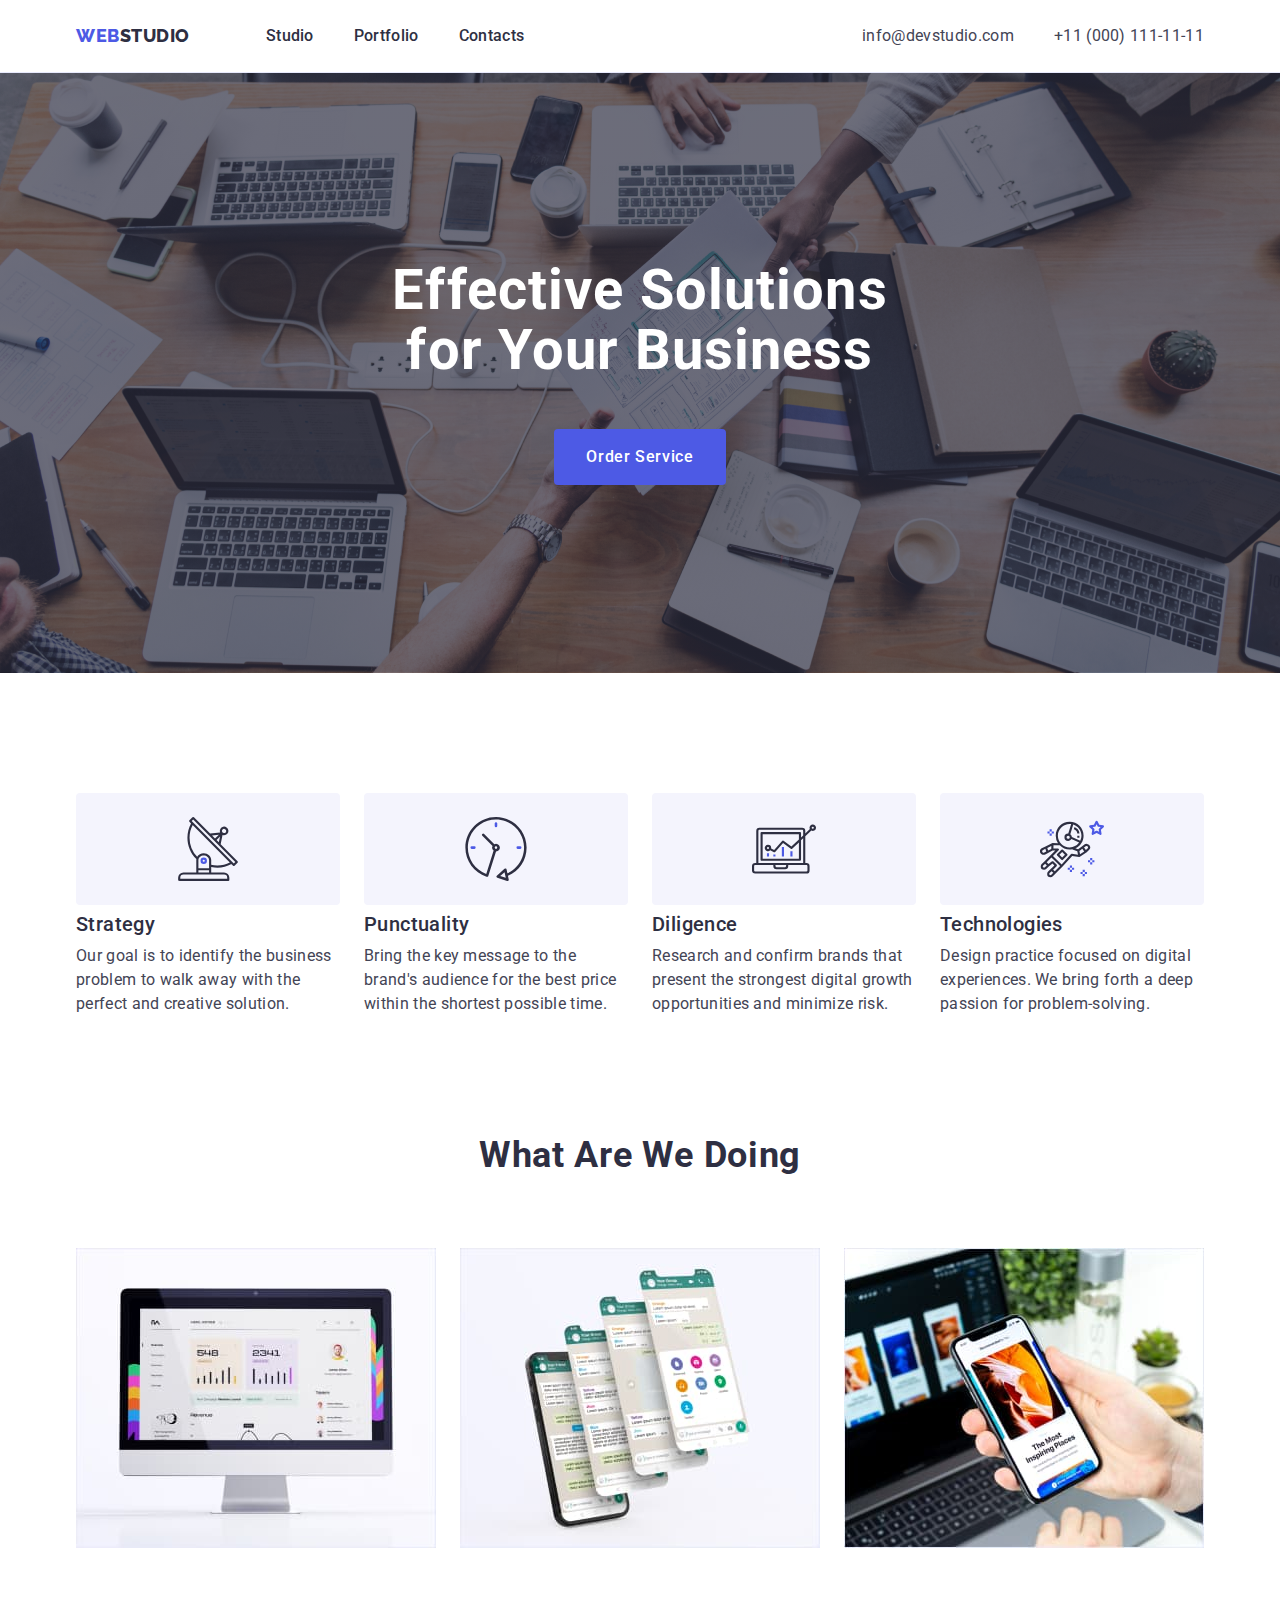
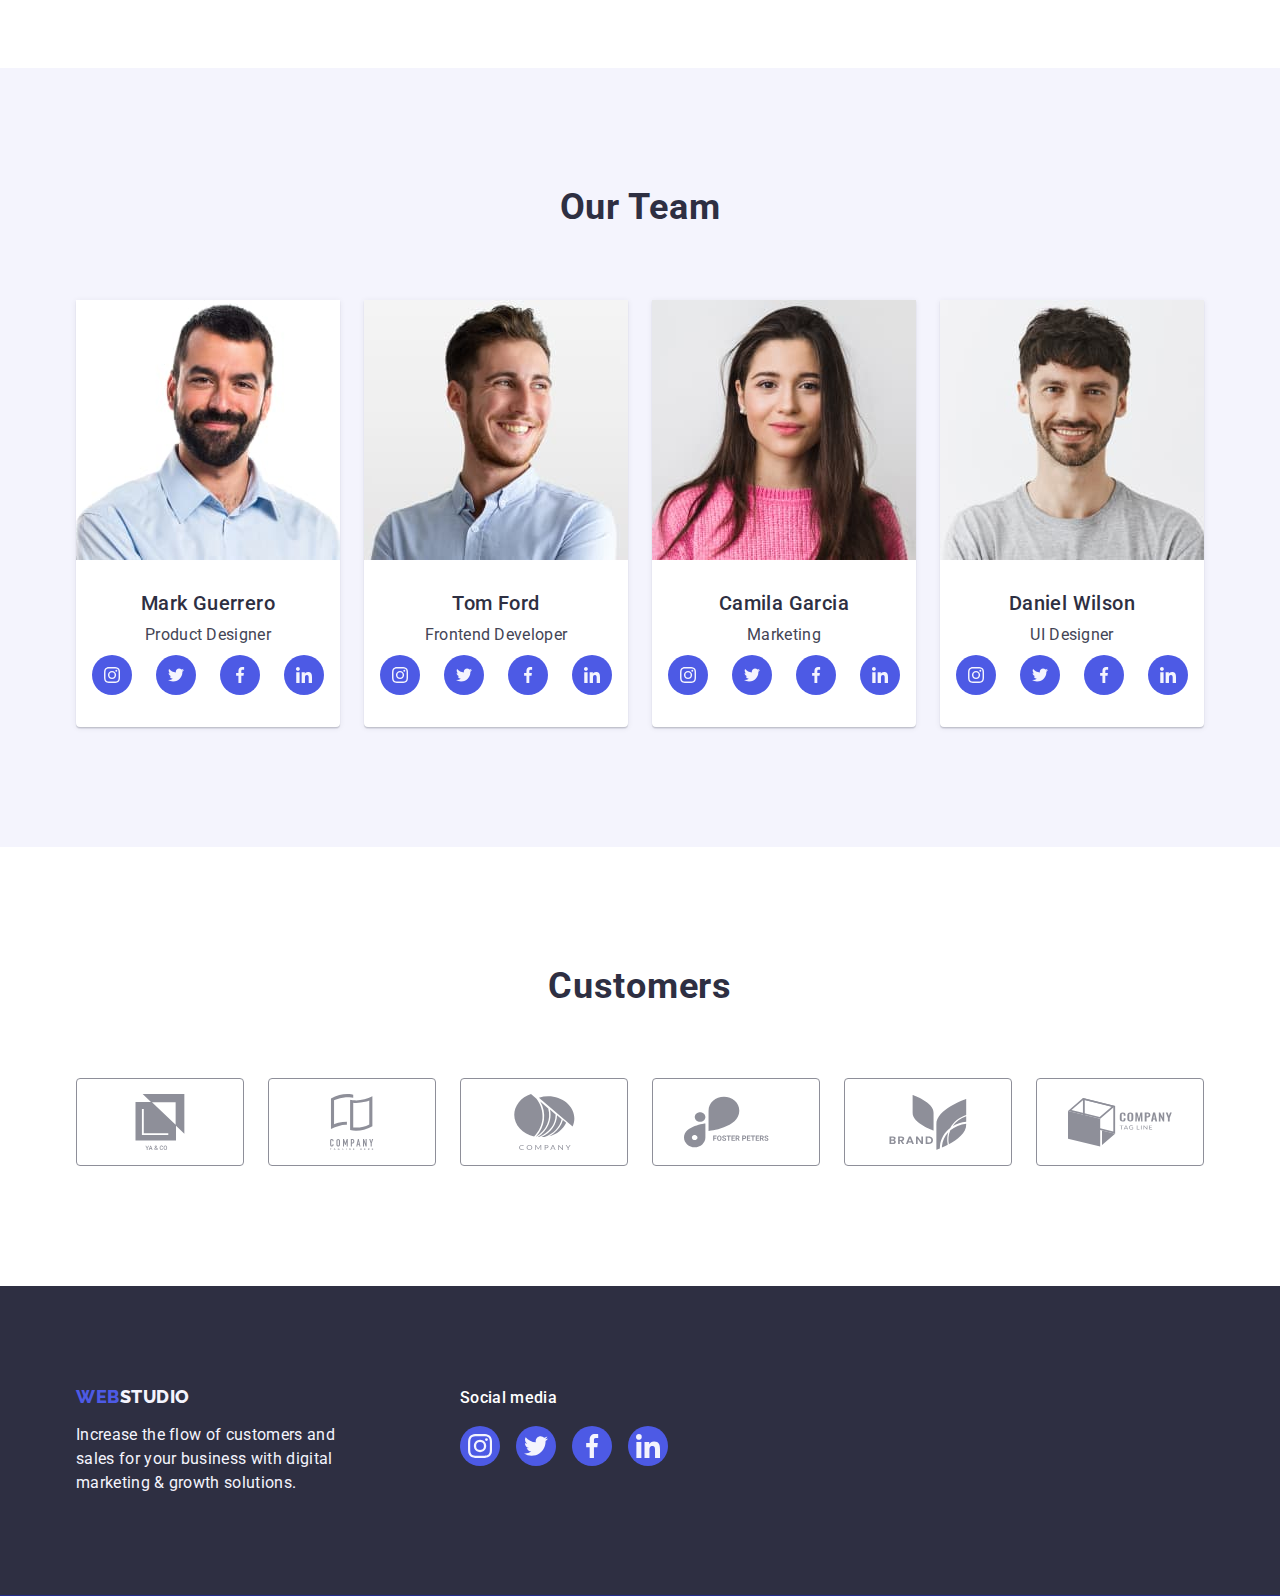
<file: index.html>
<!DOCTYPE html>
<html lang="en">
<head>
    <meta charset="UTF-8">
    <meta http-equiv="X-UA-Compatible" content="IE=edge">
    <meta name="viewport" content="width=device-width, initial-scale=1.0">
    <title>Homework #2</title>
    <link rel="preconnect" href="https://fonts.googleapis.com">
    <link rel="preconnect" href="https://fonts.gstatic.com" crossorigin>
    <link href="https://fonts.googleapis.com/css2?family=Montserrat:wght@700&family=Raleway:wght@800&family=Roboto:wght@400;500;700;900&display=swap" rel="stylesheet">
    <link rel="stylesheet" href="https://cdnjs.cloudflare.com/ajax/libs/modern-normalize/1.1.0/modern-normalize.min.css">
    <link rel="stylesheet" href="./css/styles.css">
    <link rel="stylesheet" type="text/css" href="./css/styles.css">
    
</head>


<body class="body">
  
    <header class="page-header">
      <div class="page-header-container container">
        <nav class="page-navigation">
          <a class="page-header-logo link" href="./index.html">Web<span class="span">Studio</span></a>
          
          <ul class="header-menu list">
            <li ><a class="header-menu-list link" href="./index.html">Studio</a></li>
            <li ><a class="header-menu-list link" href="./portfolio.html">Portfolio</a></li>
            <li ><a class="header-menu-list link" href="" >Contacts</a></li>
          </ul>
          </nav>
          <address class="adress">
            <ul class="adress-header list">
              <li><a class="adress-contact-mail link" href="mailto:info@devstudio.com">info@devstudio.com</a></li>
              <li><a class="adress-contact-mail link" href="tel:+110001111111">+11 (000) 111-11-11</a></li>
            </ul>
          </address>
      </div>
    </header>
    
    
 

    <main class="main-page">
      <section class="first-section section">
        <div class="container">
              <h1 class="main-header">Effective Solutions
              for Your Business</h1>
              <button class="modal-open-btn" type="button">
                Order Service
              </button>   
            </div>
      </section>
<!-- new -->
  

      <section class="secend-section section">
        <div class="container">
        <h2 class="feateres" hidden>features</h2>
        <ul class="list gap-secend">
          <li class="secent-section-block-first list">
            <div class="new-secend-div">
            <svg class="secend-section-box" aria-label="іконка антенна" width="64" height="64">
              <use  href="./images/icons.svg#icon-antenna"  class="secend-section-icon" ></use>
             </svg>
            </div>
            <h3 class="satellite header-text">Strategy</h3>
            <p class="text-rob">Our goal is to identify the business
              problem to walk away with the perfect and creative solution. </p>
          </li>

          <li class="secent-section-block-first list">
            <div class="new-secend-div">
            <svg class="secend-section-box" aria-label="іконка часи" width="64" height="64" >
              <use  href="./images/icons.svg#icon-clock"  class="secend-section-icon" ></use>
             </svg>
            </div>
             <h3 class="satellite header-text">Punctuality</h3>
            <p class="text-rob">Bring the key message to the brand's audience for the best price within the shortest possible time.</p>
          </li>

          <li class="secent-section-block-first list">
            <div class="new-secend-div">
            <svg class="secend-section-box" aria-label="іконка діаграма" width="64" height="64">
              <use  href="./images/icons.svg#icon-diagram"  class="secend-section-icon" ></use>
             </svg>
            </div>
             <h3 class="header-text">Diligence</h3>
            <p class="text-rob">Research and confirm brands that present the strongest digital growth opportunities and minimize risk.</p>
          </li>

          <li class="secent-section-block-first list">
            <div class="new-secend-div">
            <svg class="secend-section-box" aria-label="іконка астронафт" width="64" height="64">
              <use  href="./images/icons.svg#icon-astronaut"  class="secend-section-icon" ></use>
             </svg>
            </div>
             <h3 class="header-text">Technologies</h3>
            <p class="text-rob">Design practice focused on digital experiences. We bring forth a deep passion for problem-solving.</p>
          </li>
        </ul>
        </div>
      </section>

      <section class="three-section section">
        <div class="container">
        <h2 class="header-section-three">What are we doing</h2>
        <ul class="three-section-page list">
          <li class="list-one">
            <img class="three-section-img-one" src="./images/section1/squoosh/mac.jpg" 
            alt="sites"
            height="300"
            width="360">
          </li>

          <li class="list-one">
            <img class="three-section-img-two" src="./images/section1/squoosh/tel.jpg" 
            alt="applications"
            height="300"
            width="360">
          </li>

          <li class="list-one">
            <img class="three-section-img-three" src="./images/section1/squoosh/laptor.jpg" 
            alt="synchronization"
            height="300"
            width="360">
          </li>
        </ul>
      </div>
      </section>

      <section class="four-section section">
        <div class="container">
        <h2 class="header-section-four">Our Team</h2>
        <ul class="four-section-assembly list">
          <li class="four-section-assembly-list-one">
            <img  src="./images/person/squoosh/mark.jpg"
             alt="Mark Guerrero"
             width="264"
             height="260">
             <div class="container-for-workers">
             <h3 class="header-text header-plus">Mark Guerrero</h3>
             <p class="text-rob text-plus">Product Designer</p>
             <ul class="social-list list">
              <li class="social-list-item">
                <a href="" class="social-list-link">
                  <svg class="social-list-icon" aria-label="іконка інстаграмм" width="16" height="16">
                   <use href="./images/icons.svg#icon-instagram"></use>
                  </svg>
                </a>
              </li>
              <li class="social-list-item">
                <a href="" class="social-list-link">
                  <svg class="social-list-icon" aria-label="іконка твітер" width="16" height="16">
                   <use href="./images/icons.svg#icon-twitter"></use>
                  </svg>
                </a>
              </li>
              <li class="social-list-item">
                <a href="" class="social-list-link">
                  <svg class="social-list-icon " aria-label="іконка фейсбук" width="16" height="16">
                   <use href="./images/icons.svg#icon-facebook"></use>
                  </svg>
                </a>
              </li>
              <li class="social-list-item">
                <a href="" class="social-list-link">
                  <svg class="social-list-icon" aria-label="іконка ін" width="16" height="16">
                   <use href="./images/icons.svg#icon-linkedin"></use>
                  </svg>
                </a>
              </li>
             </ul>
             </div>
          </li>
          <li class="four-section-assembly-list-one">
            <img  src="./images/person/squoosh/tom.jpg" 
            alt="Tom Ford"
            width="264"
             height="260">
             <div class="container-for-workers">
            <h3 class="header-text header-plus">Tom Ford</h3>
            <p class="text-rob text-plus">Frontend Developer</p>
            <ul class="social-list list">
              <li class="social-list-item">
                <a href="" class="social-list-link">
                  <svg class="social-list-icon" aria-label="іконка інстаграмм" width="16" height="16">
                   <use href="./images/icons.svg#icon-instagram"></use>
                  </svg>
                </a>
              </li>
              <li class="social-list-item">
                <a href="" class="social-list-link">
                  <svg class="social-list-icon" aria-label="іконка твітер" width="16" height="16">
                   <use href="./images/icons.svg#icon-twitter"></use>
                  </svg>
                </a>
              </li>
              <li class="social-list-item">
                <a href="" class="social-list-link">
                  <svg class="social-list-icon " aria-label="іконка фейсбук" width="16" height="16">
                   <use href="./images/icons.svg#icon-facebook"></use>
                  </svg>
                </a>
              </li>
              <li class="social-list-item">
                <a href="" class="social-list-link">
                  <svg class="social-list-icon" aria-label="іконка ін" width="16" height="16">
                   <use href="./images/icons.svg#icon-linkedin"></use>
                  </svg>
                </a>
              </li>
             </ul>
          </div>
            </li>
          <li class="four-section-assembly-list-one" >
            <img src="./images/person/squoosh/camila.jpg" 
            alt="Camila Garcia"
            width="264"
             height="260">
             <div class="container-for-workers">
            <h3 class="header-text header-plus">Camila Garcia</h3>
            <p class="text-rob text-plus">Marketing</p>
            <ul class="social-list list">
              <li class="social-list-item">
                <a href="" class="social-list-link">
                  <svg class="social-list-icon" aria-label="іконка інстаграмм" width="16" height="16">
                   <use href="./images/icons.svg#icon-instagram"></use>
                  </svg>
                </a>
              </li>
              <li class="social-list-item">
                <a href="" class="social-list-link">
                  <svg class="social-list-icon" aria-label="іконка твітер" width="16" height="16">
                   <use href="./images/icons.svg#icon-twitter"></use>
                  </svg>
                </a>
              </li>
              <li class="social-list-item">
                <a href="" class="social-list-link">
                  <svg class="social-list-icon " aria-label="іконка фейсбук" width="16" height="16">
                   <use href="./images/icons.svg#icon-facebook"></use>
                  </svg>
                </a>
              </li>
              <li class="social-list-item">
                <a href="" class="social-list-link">
                  <svg class="social-list-icon" aria-label="іконка ін" width="16" height="16">
                   <use href="./images/icons.svg#icon-linkedin"></use>
                  </svg>
                </a>
              </li>
             </ul>
          </div>
          </li>
          <li class="four-section-assembly-list-one">
            <img src="./images/person/squoosh/daniel.jpg"
             alt="Daniel Wilson"
             width="264"
             height="260">
             <div class="container-for-workers">
             <h3 class="header-text header-plus">Daniel Wilson</h3>
             <p class="text-rob text-plus">UI Designer</p>
             <ul class="social-list list">
              <li class="social-list-item">
                <a href="" class="social-list-link">
                  <svg class="social-list-icon" aria-label="іконка інстаграмм" width="16" height="16">
                   <use href="./images/icons.svg#icon-instagram"></use>
                  </svg>
                </a>
              </li>
              <li class="social-list-item">
                <a href="" class="social-list-link">
                  <svg class="social-list-icon" aria-label="іконка твітер" width="16" height="16">
                   <use href="./images/icons.svg#icon-twitter"></use>
                  </svg>
                </a>
              </li>
              <li class="social-list-item">
                <a href="" class="social-list-link">
                  <svg class="social-list-icon " aria-label="іконка фейсбук" width="16" height="16">
                   <use href="./images/icons.svg#icon-facebook"></use>
                  </svg>
                </a>
              </li>
              <li class="social-list-item">
                <a href="" class="social-list-link">
                  <svg class="social-list-icon" aria-label="іконка ін" width="16" height="16">
                   <use href="./images/icons.svg#icon-linkedin"></use>
                  </svg>
                </a>
              </li>
             </ul>
            </div>
          </li>
        </ul>
      </div>
      </section>

      <section class="work-four-secend">
        <div class="container">
          <h2 class="customers">Customers</h2>
        <ul class="list customers-list">
          <li class="customers-link-item">
            <a class="customers-link-ic" href="" >
              <svg class="social-list-ic" aria-label="іконка ін" width="104" height="56">
                <use href="./images/icons.svg#icon-logo1"></use>
               </svg>
            </a>
          </li>
          <li class="customers-link-item">
            <a class="customers-link-ic" href="" >
              <svg class="social-list-ic" aria-label="іконка ін" width="104" height="56">
                <use href="./images/icons.svg#icon-logo2"></use>
               </svg>
            </a>
          </li>
          <li class="customers-link-item">
            <a class="customers-link-ic" href="">
              <svg class="social-list-ic" aria-label="іконка ін" width="104" height="56">
                <use href="./images/icons.svg#icon-logo3"></use>
               </svg>
            </a>
          </li>
          <li class="customers-link-item">
            <a class="customers-link-ic" href="">
              <svg class="social-list-ic" aria-label="іконка ін" width="104" height="56">
                <use href="./images/icons.svg#icon-logo4"></use>
               </svg>
            </a>
          </li>
          <li class="customers-link-item">
            <a class="customers-link-ic" href="" >
              <svg class="social-list-ic" aria-label="іконка ін" width="104" height="56">
                <use href="./images/icons.svg#icon-logo5"></use>
               </svg>
            </a>
          </li>
          <li class="customers-link-item">
            <a  class="customers-link-ic" href="" >
              <svg class="social-list-ic" aria-label="іконка ін" width="104" height="56">
                <use href="./images/icons.svg#icon-logo6"></use>
               </svg>
            </a>
          </li>
        </ul>
      </div>
      </section>      
    </main>

    <footer class="our-footer-end">
      <div class="footer-div container">
        <div class="footer-div-one">
      <a class="our-footer-a link " href="./index.html">Web<span class="our-footer-a-span">Studio</span></a>
      <p class="text-footer">Increase the flow of customers and sales for your business with digital marketing & growth solutions.</p>
    </div>
    <div class="footer-dav-two">
      <p class="p-social-media">Social media</p>
      <ul class="ul-social-media list">
        <li class="li-social-media">
          <a href="" class="a-socail-media">
            <svg  aria-label="іконка ін" width="24" height="24" class="footer-list-icon">
              <use href="./images/icons.svg#icon-instagram"></use>
            </svg>
          </a>
        </li>
        <li class="li-social-media">
          <a href="" class="a-socail-media">
            <svg aria-label="іконка ін" width="24" height="24" class="footer-list-icon">
              <use href="./images/icons.svg#icon-twitter"></use>
            </svg>
          </a>
        </li>
        <li class="li-social-media">
          <a href="" class="a-socail-media">
            <svg aria-label="іконка ін" width="24" height="24" class="footer-list-icon">
              <use href="./images/icons.svg#icon-facebook"></use>
            </svg>
          </a>
        </li>
        <li class="li-social-media">
          <a href="" class="a-socail-media">
            <svg aria-label="іконка ін" width="24" height="24" class="footer-list-icon">
              <use href="./images/icons.svg#icon-linkedin"></use>
            </svg>
          </a>
        </li>
      </ul>
    </div>
    </div>
    </footer>
    
</body>

</html>
</file>
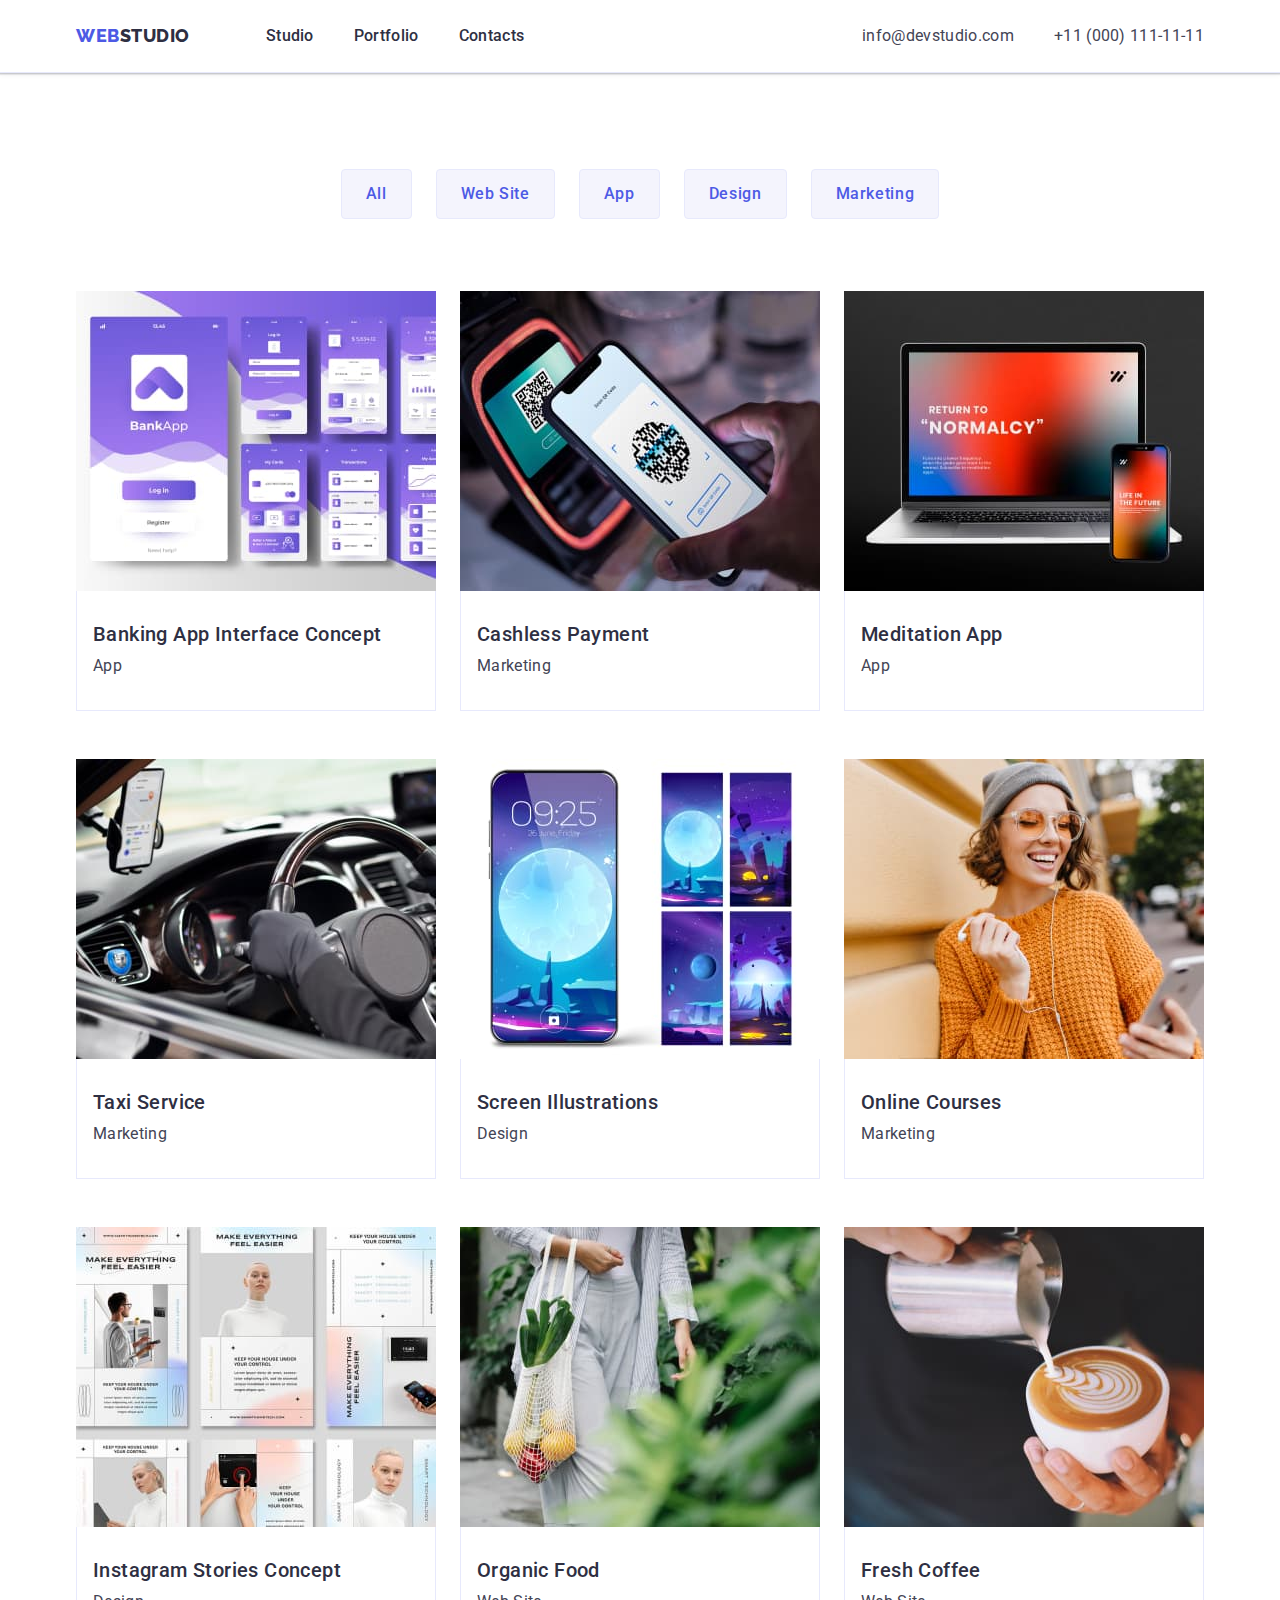
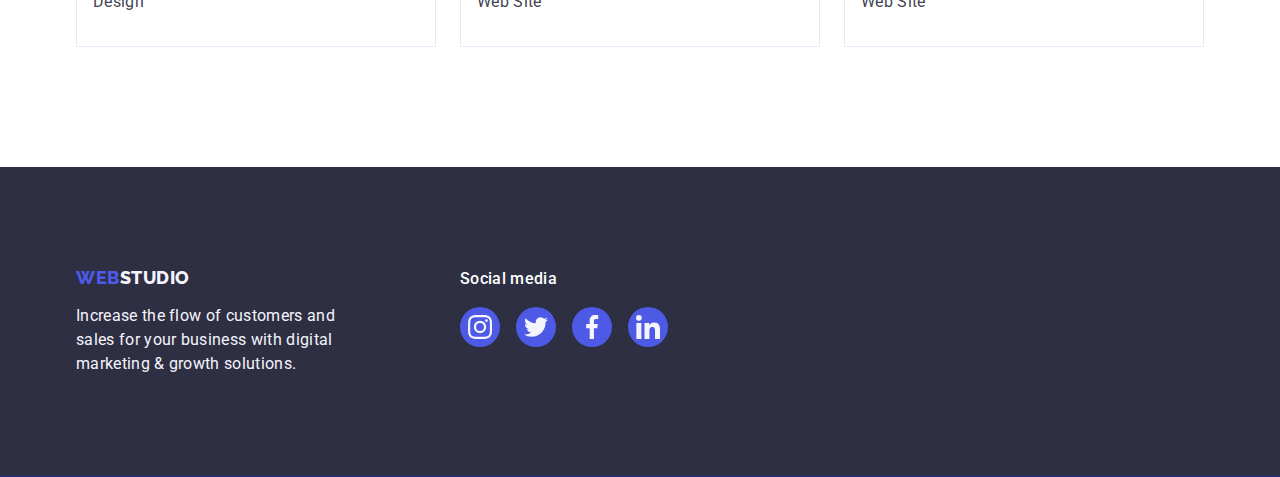
<file: portfolio.html>
<!DOCTYPE html>
<html lang="en">
<head>
    <meta charset="UTF-8">
    <meta http-equiv="X-UA-Compatible" content="IE=edge">
    <meta name="viewport" content="width=device-width, initial-scale=1.0">
    <title>Портфоліо</title>
    <link rel="preconnect" href="https://fonts.googleapis.com">
    <link rel="preconnect" href="https://fonts.gstatic.com" crossorigin>
    <link href="https://fonts.googleapis.com/css2?family=Montserrat:wght@700&family=Raleway:wght@800&family=Roboto:wght@400;500;700;900&display=swap"
 rel="stylesheet">
 <link rel="stylesheet" href="https://cdnjs.cloudflare.com/ajax/libs/modern-normalize/1.1.0/modern-normalize.min.css">
    <link rel="stylesheet" href="./css/styles.css">
</head>


<body class="body">
  <header class="page-header">
    <div class="page-header-container container">
      <nav class="page-navigation">
        <a class="page-header-logo link" href="./index.html">Web<span class="span">Studio</span></a>
        
        <ul class="header-menu list">
          <li ><a class="header-menu-list link" href="./index.html">Studio</a></li>
          <li ><a class="header-menu-list link" href="./portfolio.html">Portfolio</a></li>
          <li ><a class="header-menu-list link" href="" >Contacts</a></li>
        </ul>
        </nav>
        <address class="adress">
          <ul class="adress-header list">
            <li><a class="adress-contact-mail link" href="mailto:info@devstudio.com">info@devstudio.com</a></li>
            <li><a class="adress-contact-mail link" href="tel:+110001111111">+11 (000) 111-11-11</a></li>
          </ul>
        </address>
    </div>
  </header>
  

      <main>
  <!-- 1 -->
      <section class="port-first-section section">
        <div class="container">
        <h1 hidden>fea</h1>
        <ul class="buttons-list list">
            <li><button class="bts-one link shadow-click" type="button">All</button></li>
            <li><button class="bts-one link shadow-click" type="button">Web Site</button></li>
            <li><button class="bts-one link shadow-click" type="button">App</button></li>
            <li><button class="bts-one link shadow-click" type="button">Design</button></li>
            <li><button class="bts-one link shadow-click" type="button">Marketing</button></li>
        </ul>

        <ul class="workers list">
         <li class="workers-li shadow-click">
          <a class="link a-shadow-portfolio" href="#">
            <img src="./images/portfolio/project-card1/squoosh/bankapp.jpg"  alt="bankapp" height="300" width="360">
            <div class="container-works">
            <h2 class="header-text">Banking App Interface Concept</h2>
            <p class="text-rob">App</p></div>
          </a>
          </li>

         <li class="workers-li shadow-click">
            <a class="link a-shadow-portfolio" href="#">
            <img src="./images/portfolio/project-card2/squoosh/qrcode.jpg" alt="qrcode" height="300" width="360">
            <div class="container-works">
           <h2 class="header-text">Cashless Payment</h2>
           <p class="text-rob">Marketing</p></div>
         </a>
         </li>

         <li class="workers-li shadow-click">
            <a class="link a-shadow-portfolio" href="#">
            <img src="./images/portfolio/project-card3/squoosh/lap-tel.jpg" alt="lap-tel" height="300" width="360">
            <div class="container-works">
           <h2 class="header-text">Meditation App</h2>
           <p class="text-rob">App</p></div>
         </a>
         </li>

         <li class="workers-li shadow-click">
            <a class="link a-shadow-portfolio" href="#">
            <img src="./images/portfolio/project-card4/squoosh/drive.jpg" alt="blog" height="300" width="360">
            <div class="container-works">
           <h2 class="header-text">Taxi Service</h2>
           <p class="text-rob">Marketing</p></div>
         </a>
         </li>

         <li class="workers-li shadow-click">
            <a class="link a-shadow-portfolio" href="#">
            <img src="./images/portfolio/project-card5/squoosh/sk.jpg" alt="restaurant" height="300" width="360">
            <div class="container-works">
           <h2 class="header-text">Screen Illustrations</h2>
           <p class="text-rob">Design</p></div>
         </a>
         </li>

         <li class="workers-li shadow-click">
            <a class="link a-shadow-portfolio" href="#">
            <img src="./images/portfolio/project-card6/squoosh/girl.jpg" alt="fitness" height="300" width="360">
            <div class="container-works">
           <h2 class="header-text">Online Courses</h2>
           <p class="text-rob">Marketing</p></div>
         </a>
         </li >
         <li class="workers-li shadow-click">
            <a class="link a-shadow-portfolio" href="#">
            <img src="./images/portfolio/project-card7/squoosh/shab.jpg" alt="shab" height="300" width="360">
            <div class="container-works">
            <h2 class="header-text">Instagram Stories Concept</h2>
            <p class="text-rob">Design</p></div></a>
         </li>
         <li class="workers-li shadow-click">
            <a class="link a-shadow-portfolio" href="#">
            <img src="./images/portfolio/project-card8/squoosh/fee.jpg" alt="fee" height="300" width="360">
            <div class="container-works">
            <h2 class="header-text">Organic Food</h2>
            <p class="text-rob">Web Site</p></div></a>
         </li>
         <li class="workers-li shadow-click">
            <a class="link a-shadow-portfolio" href="#">
           <img src="./images/portfolio/project-card9/squoosh/coffee.jpg" alt="coffee" height="300" width="360">
           <div class="container-works">
            <h2 class="header-text">Fresh Coffee</h2>
            <p class="text-rob">Web Site</p></div></a>
         </li>
      </ul>
     </div>
      </section>
    </main>

  <footer class="our-footer-end">
    <div class="footer-div container">
      <div class="footer-div-one">
        <a class="our-footer-a link " href="./index.html">Web<span class="our-footer-a-span">Studio</span></a>
        <p class="text-footer">Increase the flow of customers and sales for your business with digital marketing & growth
          solutions.</p>
      </div>
      <div class="footer-dav-two">
        <p class="p-social-media">Social media</p>
        <ul class="ul-social-media list">
          <li class="li-social-media">
            <a href="" class="a-socail-media">
              <svg aria-label="іконка ін" width="24" height="24" class="footer-list-icon">
                <use href="./images/icons.svg#icon-instagram"></use>
              </svg>
            </a>
          </li>
          <li class="li-social-media">
            <a href="" class="a-socail-media">
              <svg aria-label="іконка ін" width="24" height="24" class="footer-list-icon">
                <use href="./images/icons.svg#icon-twitter"></use>
              </svg>
            </a>
          </li>
          <li class="li-social-media">
            <a href="" class="a-socail-media">
              <svg aria-label="іконка ін" width="24" height="24" class="footer-list-icon">
                <use href="./images/icons.svg#icon-facebook"></use>
              </svg>
            </a>
          </li>
          <li class="li-social-media">
            <a href="" class="a-socail-media">
              <svg aria-label="іконка ін" width="24" height="24" class="footer-list-icon">
                <use href="./images/icons.svg#icon-linkedin"></use>
              </svg>
            </a>
          </li>
        </ul>
      </div>
    </div>
  </footer>

</body>
</html>
</file>
<file: css/styles.css>
:root {
    --main-font-family: "Roboto", sans-serif;
    --secondary-front-family: "Roleway", sans-serif;
    --primary-text-color: #2E2F42;
    --title-text-color: #434455;
    --primary-bg-color: #FFFFFF;
    --secondary-bg-color: #F4F4FD;
    --accent-color: #4D5AE5;
    --btn-hover-color: #404bbf;}

    h1, h2, h3, h4, h5, h6, p, ul {
        margin: 0;
        padding: 0;
      }
      
    ul, ol {
        margin-top: 0;
        margin-bottom: 0;
        padding-left: 0;}
    
    .list {list-style: none;
        display: flex;}
        
.link {text-decoration: none;}

*, ::after, ::before {
    box-sizing: border-box;}
    

.adress {font-style: normal;}
[adress]{display: block;}

.pading-bottom-zero {padding-bottom: 0;} 

.body {
font-family: "Roboto", sans-serif;
background-color:var(--primary-bg-color);
color: var(--title-text-color);
background: var(--primary-bg-color);
border-bottom: 1px solid #222c8d;
}

.page-header {
    background-color: var(--primary-bg-color);
    border-bottom: 1px solid #e7e9fc;
    box-shadow:0px 2px 1px rgba(46, 47, 66, 0.08), 0px 1px 1px rgba(46, 47, 66, 0.16), 0px 1px 6px rgba(46, 47, 66, 0.08);
}

.container {
    width: 1158px;
    padding-left: 15px;
    padding-right: 15px;
    margin: 0 auto;
    }


.page-header-container {
    display: flex;
    justify-content: space-between;}

.page-navigation {
align-items: center;
display: flex;
flex-direction: row;
padding: 0px;
}

.main-header {
font-family: 'Roboto', sans-serif;
font-style: normal;
font-weight: 700;
font-size: 56px;
line-height: 1.07;
letter-spacing: 0.02em;
color: var(--primary-bg-color);
max-width: 496px;
text-align: center;
margin: 0 auto 48px auto;
}
    
.text-rob {font-family: 'Roboto', sans-serif;
font-style: normal;
font-weight: 400;
font-size: 16px;
line-height: 1.5;
letter-spacing: 0.02em;
color: var(--title-text-color);}

.header-text {
font-family: 'Roboto', sans-serif;
font-style: normal;
font-weight: 500;
font-size: 20px;
text-align: start;
letter-spacing: 0.02em;
color: var(--primary-text-color);
margin-bottom: 8px}

.page-header-logo {
font-family: 'Raleway', sans-serif;
font-weight: 800;
font-size: 18px;
line-height: 21px;
line-height: 1.17;
display: flex;
align-items: center;
letter-spacing: 0.03em;
text-transform: uppercase;
color: var(--accent-color);
flex-direction: row;
margin-right: 76px;
padding: 24px 0 24px 0;}

.our-footer-a {
    font-family: 'Raleway', sans-serif;
font-weight: 800;
font-size: 18px;
line-height: 21px;
line-height: 1.17;
display: inline-block;
align-items: center;
letter-spacing: 0.03em;
text-transform: uppercase;
color: var(--accent-color);
flex-direction: row;
margin-bottom: 16px;
}

.page-header-logo>span {color:var(--primary-text-color);}

.our-footer-a-span {color: var(--secondary-bg-color);}

.header-menu {
display: flex;
flex-direction: row;
align-items: flex-start;
padding: 24px 0 24px 0;
gap: 40px;}

.header-menu-list {
    font-weight: 500;
    font-size: 16px;
    line-height: 1.5;
    letter-spacing: 0.02em;
    color: var(--primary-text-color);
    padding: 24px 0;}

.header-menu-list:hover,
.header-menu-list:focus {
color: var(--btn-hover-color);}

.adress-header {
display: flex;
flex-direction: row;
align-items: flex-start;
padding: 24px 0 24px 0;
gap: 40px; 
align-items:center;}

.adress-contact-mail {
font-size: 16px;
line-height: 1.5;
letter-spacing: 0.02em;
color: var(--title-text-color);}

.adress-contact-mail:hover,
.adress-contact-mail:focus {
    color: var(--btn-hover-color) ; }
/* hero imag\ */
.first-section { 
    background-color:var(--primary-text-color);
    text-align: center;
    padding-top: 188px;
    padding-bottom: 188px;
    background-image: linear-gradient(rgba(46, 47, 66, 0.7), rgba(46, 47, 66, 0.7)), url(../images/people-office.jpg);
    background-size: cover;
    background-repeat: no-repeat;
    background-position: center;
    max-width: 1440px;
    background-color:#2E2F42;
        margin: 0 auto;
}

/* кнопка */
.modal-open-btn {
    display: block;
    background-color: var(--accent-color);
    font-family: "Roboto", sans-serif;
    font-weight: 500;
    font-size: 16px;
    line-height: 1.5;
    letter-spacing: 0.04em;
    color: var(--primary-bg-color);
    cursor: pointer;
    border-radius: 4px;
    padding: 16px 32px 16px 32px;
    min-width: 169px;
    text-align: center;
    margin: 0 auto;
    height: 56px;
    border: none;}


.modal-open-btn:hover,
.modal-open-btn:focus {background-color: var(--btn-hover-color);}

/* з 0 не приймає */
.secend-section { padding-top: 120px;  padding-bottom: 120px; }

.three-section {padding-bottom: 120px;}

.three-section-page {
    display: flex;
    gap: 24px;}

.list-one {width: calc((100% - 48px) / 3);}

.header-section-three,.header-section-four {
    font-size: 36px;
    line-height: 1.11;
    text-align: center;
    letter-spacing: 0.02em;
    text-transform: capitalize;
    color: var(--primary-text-color);
    margin-bottom: 72px;}

.four-section {background-color: var(--secondary-bg-color);
padding: 120px 0;
}

.container-for-workers {padding: 32px 0;}

.four-section-assembly {display: flex;
    gap: 24px;}

.header-plus {text-align: center;
    margin-bottom: 8px;}

.text-plus {text-align: center;}

.four-section-assembly-list-one {
    background-color: var(--primary-bg-color);
    flex-basis: calc((100% - 48%)/4);
    border-radius: 0 0 4px 4px;
box-shadow: 0px 1px 6px rgba(46, 47, 66, 0.08),
        0px 1px 1px rgba(46, 47, 66, 0.16),
        0px 2px 1px rgba(46, 47, 66, 0.08);
    }

.our-footer-end {
    background-color:var(--primary-text-color) ;
    padding: 100px 0;}

/* кнопка */
.bts-one {
    background-color:  var(--secondary-bg-color);
    font-family: "Roboto", sans-serif;
    font-weight: 500;
    font-size: 16px;
    line-height: 1.5;
    letter-spacing: 0.04em;
    color: var(--accent-color);
    cursor: pointer;
    display: block;
    border-radius: 4px;
    padding: 12px 24px 12px 24px;
    display: inline-block;
    min-width: 69px;
    border: 1px solid #E7E9FC;}

.bts-one:hover,
.bts-one:focus {
    color: var(--primary-bg-color);
    background-color: var(--btn-hover-color);
    border: 1px solid transparent;}

.text-footer{
font-family: 'Roboto', sans-serif;
font-style: normal;
font-weight: 400;
font-size: 16px;
line-height: 1.5;
letter-spacing: 0.02em;
color: #F4F4FD;
max-width: 264px ;}
/* порфолио  */
.port-first-section {padding:  96px 0 120px ;}

.buttons-list {
    display: flex;
    justify-content: center;
    gap: 24px;
    margin-bottom: 72px;
    border-radius: 4px;}

.workers {
    display: flex;
    flex-wrap: wrap;
    column-gap: 24px;
    row-gap: 48px;
    align-items: center;}

img {display: block} 

.secent-section-block-first {width: calc((100% - 72px) / 4);
    flex-wrap: wrap;  }

.header-list {margin-bottom: 8px; }

li {display: list-item;}

main {display: block;}

.pading-bottom-zero {padding-bottom: 0;}

.gap-secend {gap: 24px;}

.workers-li {width: calc((100% - 48px) / 3)}

.zero-margin-right {margin-right: 0}

.container-works {
    padding: 32px 16px;
    border: 1px solid #e7e9fc;
    border-top: none;
    }


.secend-section-box {
    display: flex;
    justify-content: center;
    background: #F4F4FD;
border-radius: 4px;
height: 64px;
width: 64px;
}
/* ???????? */
.secend-section-icon {
 display: flex;
 justify-content: center;
    align-items: center;
  }

.social-list {
    display: flex;
    justify-content: center;
    
    margin-top: 8px;
    gap: 24px;
}

.social-list-link {
    display: flex;
    justify-content: center;
    align-items: center;
    width: 40px;
    height: 40px;
    border-radius: 50%;
    background-color: #4D5AE5
}
.social-list-link:hover,
.social-list-link:focus {
background-color: var(--btn-hover-color)
}

/* тень */
.shadow {
    text-shadow: 2px 2px 5px rgba(0, 0, 0, 0.3);
}
.shadow-click:hover,
.shadow-click:focus {
    box-shadow: 0px 3px 1px rgba(0, 0, 0, 0.1),
        0px 2px 1px rgba(0, 0, 0, 0.08),
        0px 2px 2px rgba(0, 0, 0, 0.12);
}

.a-shadow-portfolio {
display: block;
}

.a-shadow-portfolio:hover,.a-shadow-portfolio:focus {
box-shadow:0px 1px 6px rgba(46, 47, 66, 0.08),
    0px 1px 1px rgba(46, 47, 66, 0.16),
    0px 2px 1px rgba(46, 47, 66, 0.08);
}

.customers {
    font-family: 'Roboto', sans-serif;
    font-style: normal;
    font-weight: 700;
    font-size: 36px;
    line-height: 1.1;
    letter-spacing: 0.02em;
    color: var(--primary-text-color);
    text-align: center;
    
    margin-bottom: 72px;
}

.customers-list {
    display: flex;
    justify-content: center;
    gap: 24px;
    
}

.customers-link-item {
    border-radius: 4px;
    width: calc((100% - 120px) / 6);
    height: 88px;
    display: flex;
    align-items: center;
    justify-content: center;
    
}

.customers-link-item > .customers-link-ic {
    display: flex;
    border-radius: 4px;
    align-items: center;
    justify-content: center;
    color: #8e8f99;
    width: 100%;
     height: 100%;
    border: 1px solid #8e8f99;
}

.customers-link-ic:hover,
.customers-link-ic:focus,
.customers-link-item:hover,
.customers-link-item:focus {
    border-color: #404bbf;
    color: #404bbf;
    fill: currentColor;
}

.social-list-ic {
    fill: currentColor;
}


.social-list-icon {
    fill: #f4f4fd;
}

.new-secend-div {
display: flex;
align-items: center;
justify-content: center;
height: 112px;
width: 264px;
background-color: var(--secondary-bg-color);
border-radius: 4px;
margin-bottom: 8px;
}
/* .new-secend-div:hover,
.new-secend-div:focus {
} */

.work-four-secend {
    padding-top: 120px;
    padding-bottom: 120px;
}

.footer-div {
    display: flex;
    align-items: baseline;
}
.footer-div-one {
    margin-right: 120px;

}

.footer-div-two {
}

.p-social-media {
    font-weight: 500;
    font-size: 16px;
    line-height: 1.5;
    letter-spacing: 0.02em;
    color:#FFFFFF;
    margin-bottom: 16px;
}

.ul-social-media {
    display: flex;
    gap: 16px;
}

.li-social-media {
    width: 40px;
    height: 40px;
}

.a-socail-media {
    width: 100%;
    height: 100%;
    background-color:#4d5ae5;
    border-radius:50%;
    display: flex;
    align-items: center;
    justify-content: center;
}

.a-socail-media:hover,
.a-socail-media:focus {
    background-color: #31d0aa;
}

.footer-list-icon {
    fill:#f4f4fd;
}
</file>
